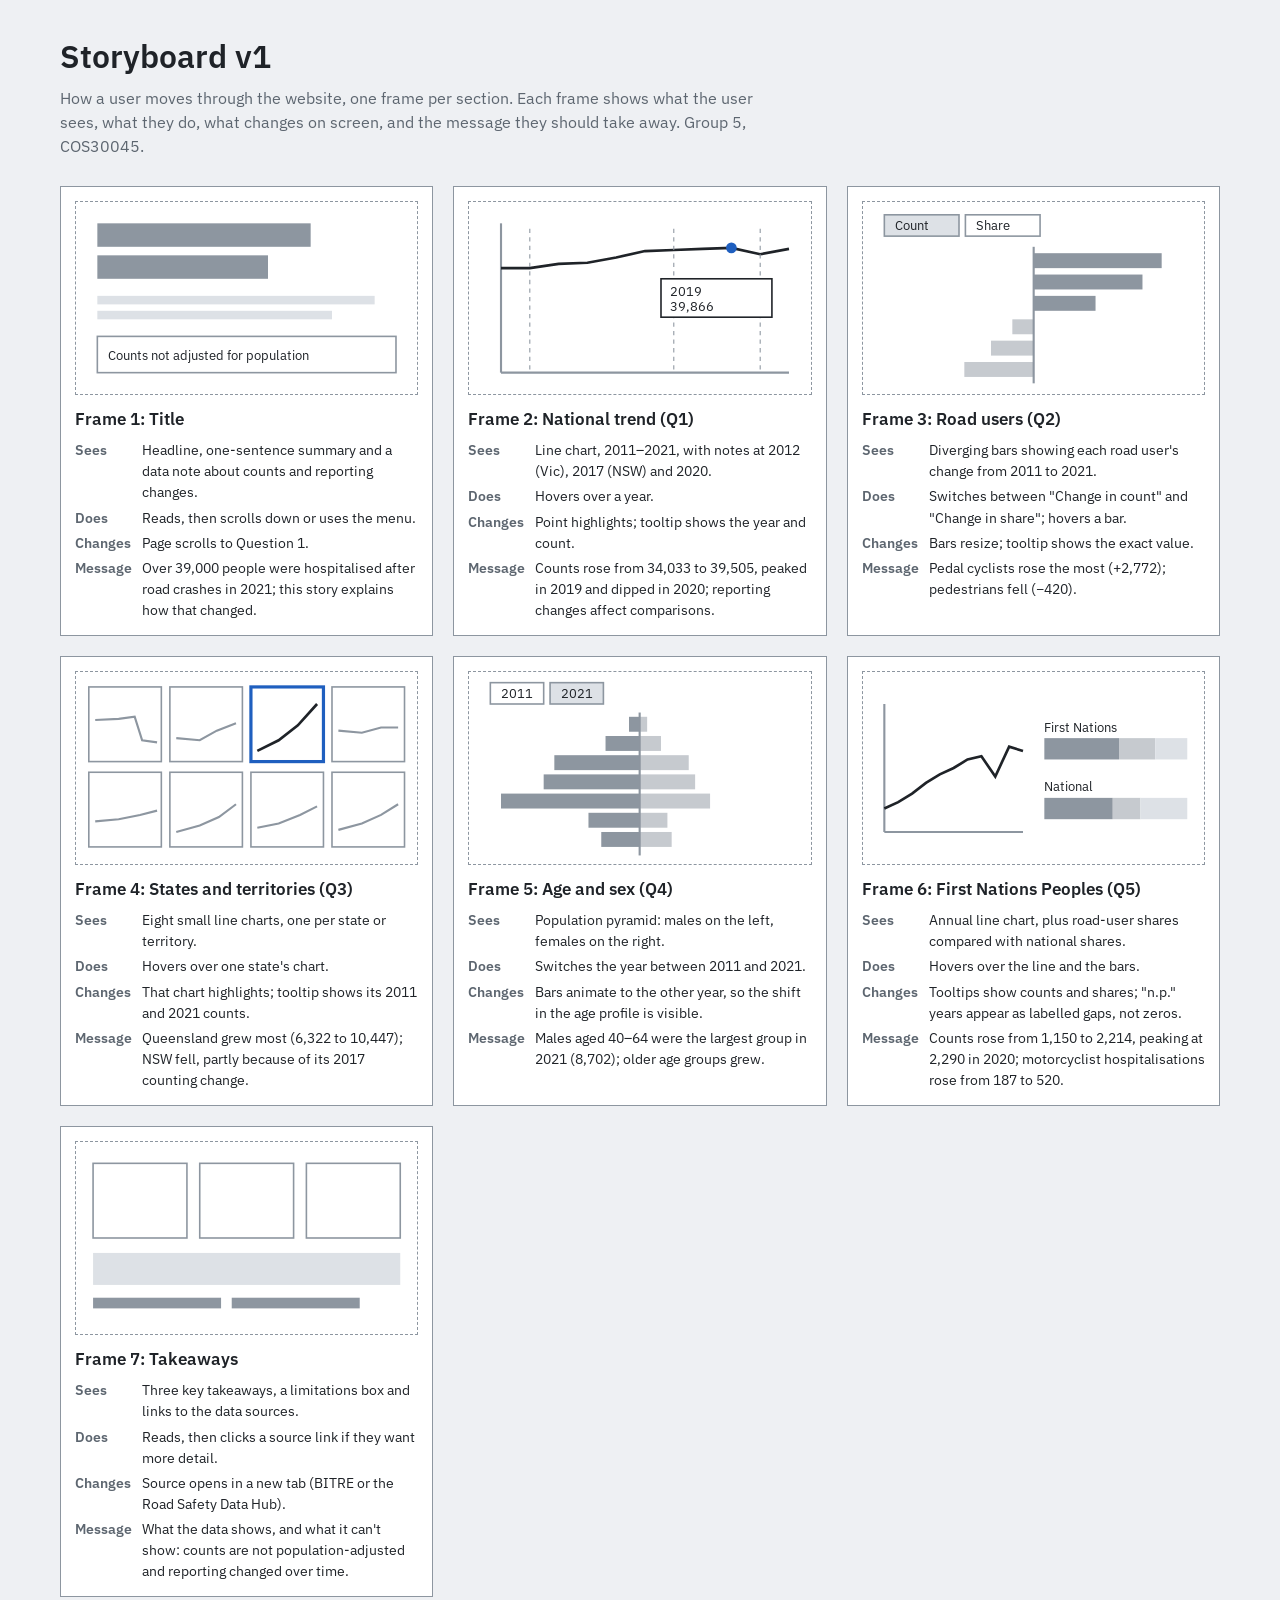
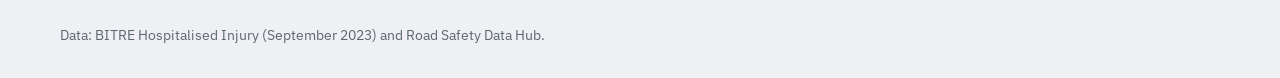
<file: design/storyboard/index.html>
<!DOCTYPE html>
<html lang="en">
<head>
<meta charset="UTF-8">
<meta name="viewport" content="width=device-width, initial-scale=1">
<title>Storyboard – Hospitalised Road Traffic Injuries in Australia (Group 5)</title>
<link rel="preconnect" href="https://fonts.googleapis.com">
<link href="https://fonts.googleapis.com/css2?family=IBM+Plex+Sans:wght@400;500;600&display=swap" rel="stylesheet">
<link rel="stylesheet" href="css/style.css">
</head>
<body>

<header class="intro">
  <h1>Storyboard v1</h1>
  <p>How a user moves through the website, one frame per section. Each frame shows what the user sees, what they do, what changes on screen, and the message they should take away. Group 5, COS30045.</p>
</header>

<main>
  <ol class="board">

    <!-- Frame 1 -->
    <li class="frame">
      <div class="sketch">
        <svg viewBox="0 0 320 180" role="img" aria-label="Sketch of a title screen with a headline and a data note">
          <rect x="20" y="20" width="200" height="22" class="fill"/>
          <rect x="20" y="50" width="160" height="22" class="fill"/>
          <rect x="20" y="88" width="260" height="8" class="soft"/>
          <rect x="20" y="102" width="220" height="8" class="soft"/>
          <rect x="20" y="126" width="280" height="34" class="box"/>
          <text x="30" y="148" class="small">Counts not adjusted for population</text>
        </svg>
      </div>
      <h2>Frame 1: Title</h2>
      <dl>
        <dt>Sees</dt><dd>Headline, one-sentence summary and a data note about counts and reporting changes.</dd>
        <dt>Does</dt><dd>Reads, then scrolls down or uses the menu.</dd>
        <dt>Changes</dt><dd>Page scrolls to Question 1.</dd>
        <dt>Message</dt><dd>Over 39,000 people were hospitalised after road crashes in 2021; this story explains how that changed.</dd>
      </dl>
    </li>

    <!-- Frame 2 -->
    <li class="frame">
      <div class="sketch">
        <svg viewBox="0 0 320 180" role="img" aria-label="Sketch of a line chart with annotations and a tooltip">
          <line x1="30" y1="160" x2="300" y2="160" class="axis"/>
          <line x1="30" y1="20" x2="30" y2="160" class="axis"/>
          <polyline points="30,62 57,62 84,58 111,57 138,52 165,46 192,45 219,44 246,43 273,49 300,44" class="line"/>
          <line x1="57" y1="25" x2="57" y2="160" class="dash"/>
          <line x1="192" y1="25" x2="192" y2="160" class="dash"/>
          <line x1="273" y1="25" x2="273" y2="160" class="dash"/>
          <circle cx="246" cy="43" r="5" class="point"/>
          <rect x="180" y="72" width="104" height="36" class="tip"/>
          <text x="188" y="88" class="small">2019</text>
          <text x="188" y="102" class="small">39,866</text>
        </svg>
      </div>
      <h2>Frame 2: National trend (Q1)</h2>
      <dl>
        <dt>Sees</dt><dd>Line chart, 2011–2021, with notes at 2012 (Vic), 2017 (NSW) and 2020.</dd>
        <dt>Does</dt><dd>Hovers over a year.</dd>
        <dt>Changes</dt><dd>Point highlights; tooltip shows the year and count.</dd>
        <dt>Message</dt><dd>Counts rose from 34,033 to 39,505, peaked in 2019 and dipped in 2020; reporting changes affect comparisons.</dd>
      </dl>
    </li>

    <!-- Frame 3 -->
    <li class="frame">
      <div class="sketch">
        <svg viewBox="0 0 320 180" role="img" aria-label="Sketch of a diverging bar chart with a count or share toggle">
          <rect x="20" y="12" width="70" height="20" class="btn-on"/>
          <rect x="96" y="12" width="70" height="20" class="box"/>
          <text x="30" y="26" class="small">Count</text>
          <text x="106" y="26" class="small">Share</text>
          <line x1="160" y1="42" x2="160" y2="170" class="axis"/>
          <rect x="160" y="48" width="120" height="14" class="fill"/>
          <rect x="160" y="68" width="102" height="14" class="fill"/>
          <rect x="160" y="88" width="58" height="14" class="fill"/>
          <rect x="140" y="110" width="20" height="14" class="soft-dark"/>
          <rect x="120" y="130" width="40" height="14" class="soft-dark"/>
          <rect x="95" y="150" width="65" height="14" class="soft-dark"/>
        </svg>
      </div>
      <h2>Frame 3: Road users (Q2)</h2>
      <dl>
        <dt>Sees</dt><dd>Diverging bars showing each road user's change from 2011 to 2021.</dd>
        <dt>Does</dt><dd>Switches between "Change in count" and "Change in share"; hovers a bar.</dd>
        <dt>Changes</dt><dd>Bars resize; tooltip shows the exact value.</dd>
        <dt>Message</dt><dd>Pedal cyclists rose the most (+2,772); pedestrians fell (−420).</dd>
      </dl>
    </li>

    <!-- Frame 4 -->
    <li class="frame">
      <div class="sketch">
        <svg viewBox="0 0 320 180" role="img" aria-label="Sketch of eight small line charts with one highlighted">
          <g class="mini">
            <rect x="12" y="14" width="68" height="70"/><rect x="88" y="14" width="68" height="70"/>
            <rect x="164" y="14" width="68" height="70" class="hl"/><rect x="240" y="14" width="68" height="70"/>
            <rect x="12" y="94" width="68" height="70"/><rect x="88" y="94" width="68" height="70"/>
            <rect x="164" y="94" width="68" height="70"/><rect x="240" y="94" width="68" height="70"/>
          </g>
          <polyline points="18,45 40,44 55,42 62,64 76,66" class="line-thin"/>
          <polyline points="94,62 116,64 132,55 150,48" class="line-thin"/>
          <polyline points="170,74 190,64 208,50 226,30" class="line"/>
          <polyline points="246,55 268,57 286,52 302,52" class="line-thin"/>
          <polyline points="18,140 40,138 60,134 76,130" class="line-thin"/>
          <polyline points="94,150 116,144 134,136 150,124" class="line-thin"/>
          <polyline points="170,146 190,142 210,134 226,126" class="line-thin"/>
          <polyline points="246,148 268,142 286,134 302,124" class="line-thin"/>
        </svg>
      </div>
      <h2>Frame 4: States and territories (Q3)</h2>
      <dl>
        <dt>Sees</dt><dd>Eight small line charts, one per state or territory.</dd>
        <dt>Does</dt><dd>Hovers over one state's chart.</dd>
        <dt>Changes</dt><dd>That chart highlights; tooltip shows its 2011 and 2021 counts.</dd>
        <dt>Message</dt><dd>Queensland grew most (6,322 to 10,447); NSW fell, partly because of its 2017 counting change.</dd>
      </dl>
    </li>

    <!-- Frame 5 -->
    <li class="frame">
      <div class="sketch">
        <svg viewBox="0 0 320 180" role="img" aria-label="Sketch of a population pyramid with a year switch">
          <rect x="20" y="10" width="50" height="20" class="box"/>
          <rect x="76" y="10" width="50" height="20" class="btn-on"/>
          <text x="30" y="24" class="small">2011</text>
          <text x="86" y="24" class="small">2021</text>
          <line x1="160" y1="38" x2="160" y2="172" class="axis"/>
          <rect x="150" y="42" width="10" height="14" class="fill"/><rect x="160" y="42" width="7" height="14" class="soft-dark"/>
          <rect x="128" y="60" width="32" height="14" class="fill"/><rect x="160" y="60" width="20" height="14" class="soft-dark"/>
          <rect x="80" y="78" width="80" height="14" class="fill"/><rect x="160" y="78" width="46" height="14" class="soft-dark"/>
          <rect x="70" y="96" width="90" height="14" class="fill"/><rect x="160" y="96" width="52" height="14" class="soft-dark"/>
          <rect x="30" y="114" width="130" height="14" class="fill"/><rect x="160" y="114" width="66" height="14" class="soft-dark"/>
          <rect x="112" y="132" width="48" height="14" class="fill"/><rect x="160" y="132" width="26" height="14" class="soft-dark"/>
          <rect x="124" y="150" width="36" height="14" class="fill"/><rect x="160" y="150" width="30" height="14" class="soft-dark"/>
        </svg>
      </div>
      <h2>Frame 5: Age and sex (Q4)</h2>
      <dl>
        <dt>Sees</dt><dd>Population pyramid: males on the left, females on the right.</dd>
        <dt>Does</dt><dd>Switches the year between 2011 and 2021.</dd>
        <dt>Changes</dt><dd>Bars animate to the other year, so the shift in the age profile is visible.</dd>
        <dt>Message</dt><dd>Males aged 40–64 were the largest group in 2021 (8,702); older age groups grew.</dd>
      </dl>
    </li>

    <!-- Frame 6 -->
    <li class="frame">
      <div class="sketch">
        <svg viewBox="0 0 320 180" role="img" aria-label="Sketch of a line chart beside two stacked bars">
          <line x1="20" y1="150" x2="150" y2="150" class="axis"/>
          <line x1="20" y1="30" x2="20" y2="150" class="axis"/>
          <polyline points="20,128 33,122 46,114 59,104 72,96 85,90 98,82 111,79 124,98 137,70 150,74" class="line"/>
          <text x="170" y="56" class="small">First Nations</text>
          <rect x="170" y="62" width="70" height="20" class="fill"/><rect x="240" y="62" width="34" height="20" class="soft-dark"/><rect x="274" y="62" width="30" height="20" class="soft"/>
          <text x="170" y="112" class="small">National</text>
          <rect x="170" y="118" width="64" height="20" class="fill"/><rect x="234" y="118" width="26" height="20" class="soft-dark"/><rect x="260" y="118" width="44" height="20" class="soft"/>
        </svg>
      </div>
      <h2>Frame 6: First Nations Peoples (Q5)</h2>
      <dl>
        <dt>Sees</dt><dd>Annual line chart, plus road-user shares compared with national shares.</dd>
        <dt>Does</dt><dd>Hovers over the line and the bars.</dd>
        <dt>Changes</dt><dd>Tooltips show counts and shares; "n.p." years appear as labelled gaps, not zeros.</dd>
        <dt>Message</dt><dd>Counts rose from 1,150 to 2,214, peaking at 2,290 in 2020; motorcyclist hospitalisations rose from 187 to 520.</dd>
      </dl>
    </li>

    <!-- Frame 7 -->
    <li class="frame">
      <div class="sketch">
        <svg viewBox="0 0 320 180" role="img" aria-label="Sketch of three takeaway boxes and a limitations note">
          <rect x="16" y="20" width="88" height="70" class="box"/>
          <rect x="116" y="20" width="88" height="70" class="box"/>
          <rect x="216" y="20" width="88" height="70" class="box"/>
          <rect x="16" y="104" width="288" height="30" class="soft"/>
          <rect x="16" y="146" width="120" height="10" class="fill"/>
          <rect x="146" y="146" width="120" height="10" class="fill"/>
        </svg>
      </div>
      <h2>Frame 7: Takeaways</h2>
      <dl>
        <dt>Sees</dt><dd>Three key takeaways, a limitations box and links to the data sources.</dd>
        <dt>Does</dt><dd>Reads, then clicks a source link if they want more detail.</dd>
        <dt>Changes</dt><dd>Source opens in a new tab (BITRE or the Road Safety Data Hub).</dd>
        <dt>Message</dt><dd>What the data shows, and what it can't show: counts are not population-adjusted and reporting changed over time.</dd>
      </dl>
    </li>

  </ol>
</main>

<footer>Data: BITRE Hospitalised Injury (September 2023) and Road Safety Data Hub.</footer>
</body>
</html>
</file>
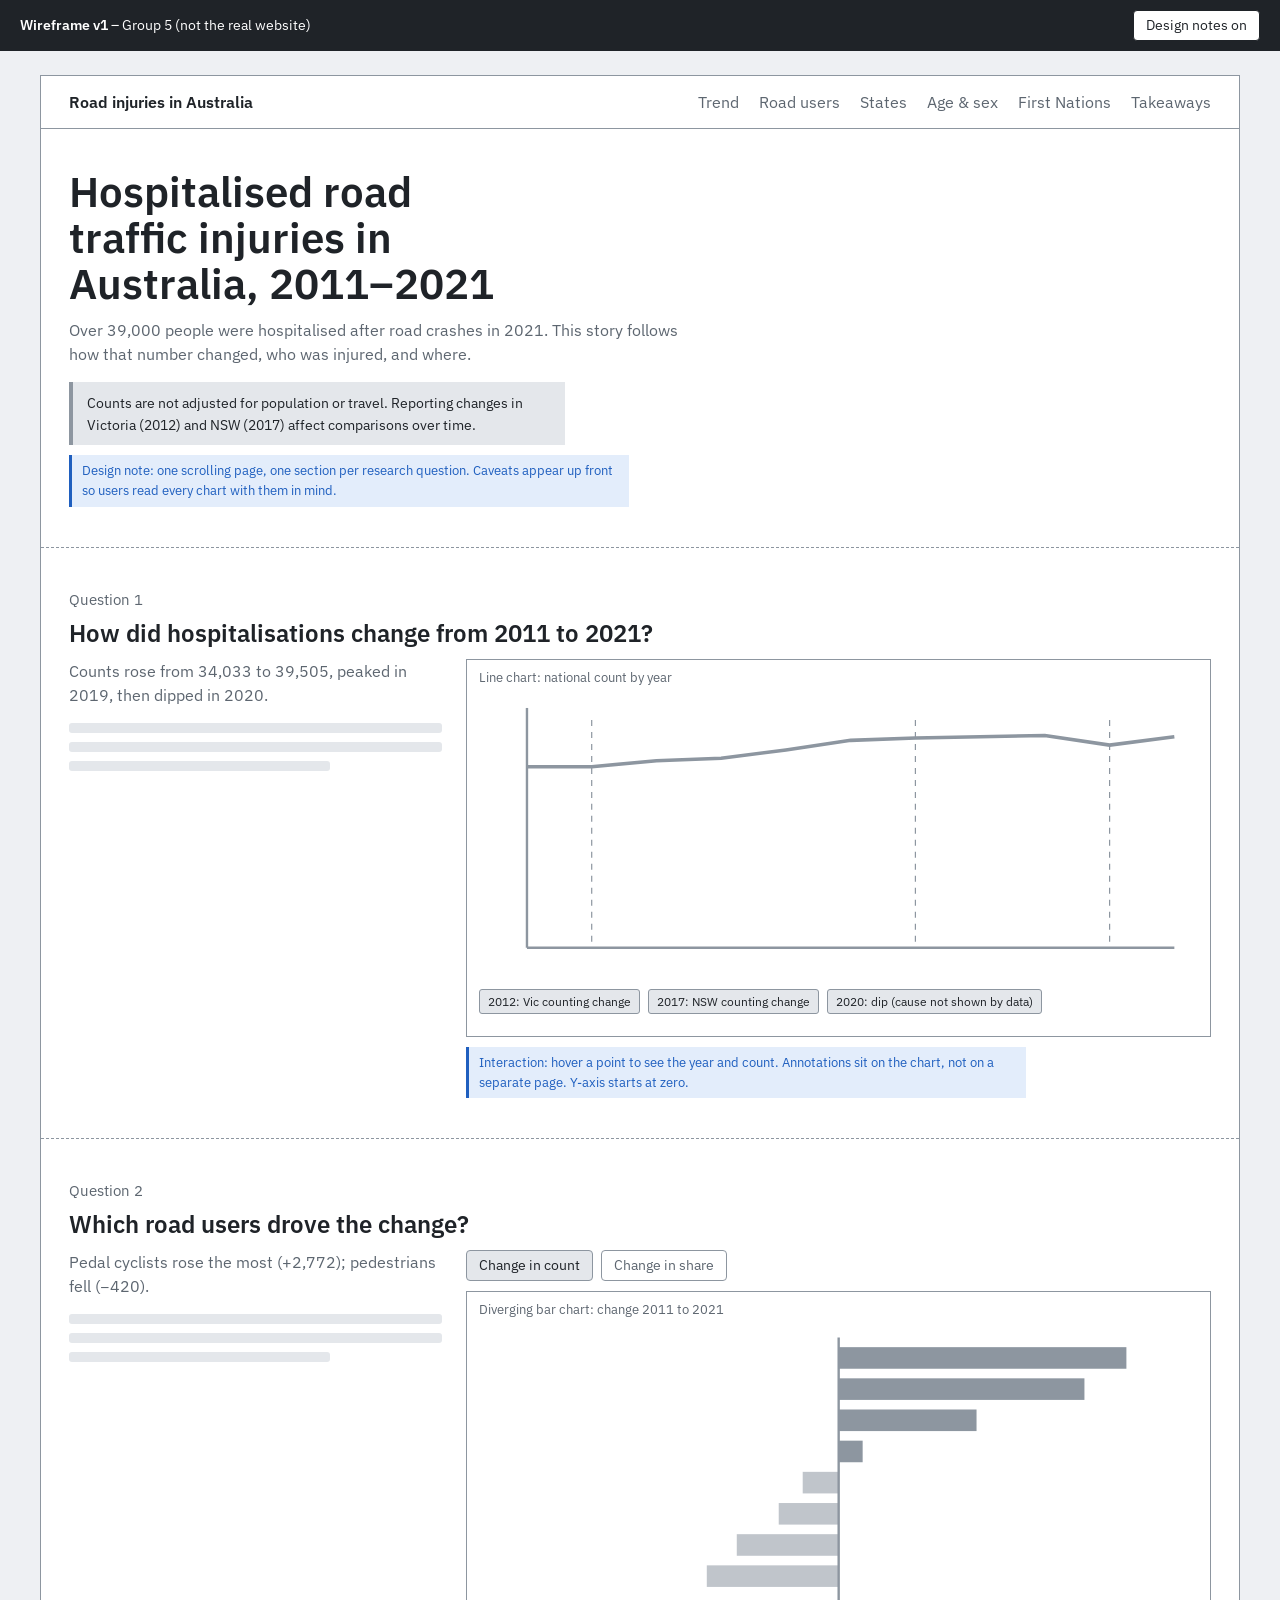
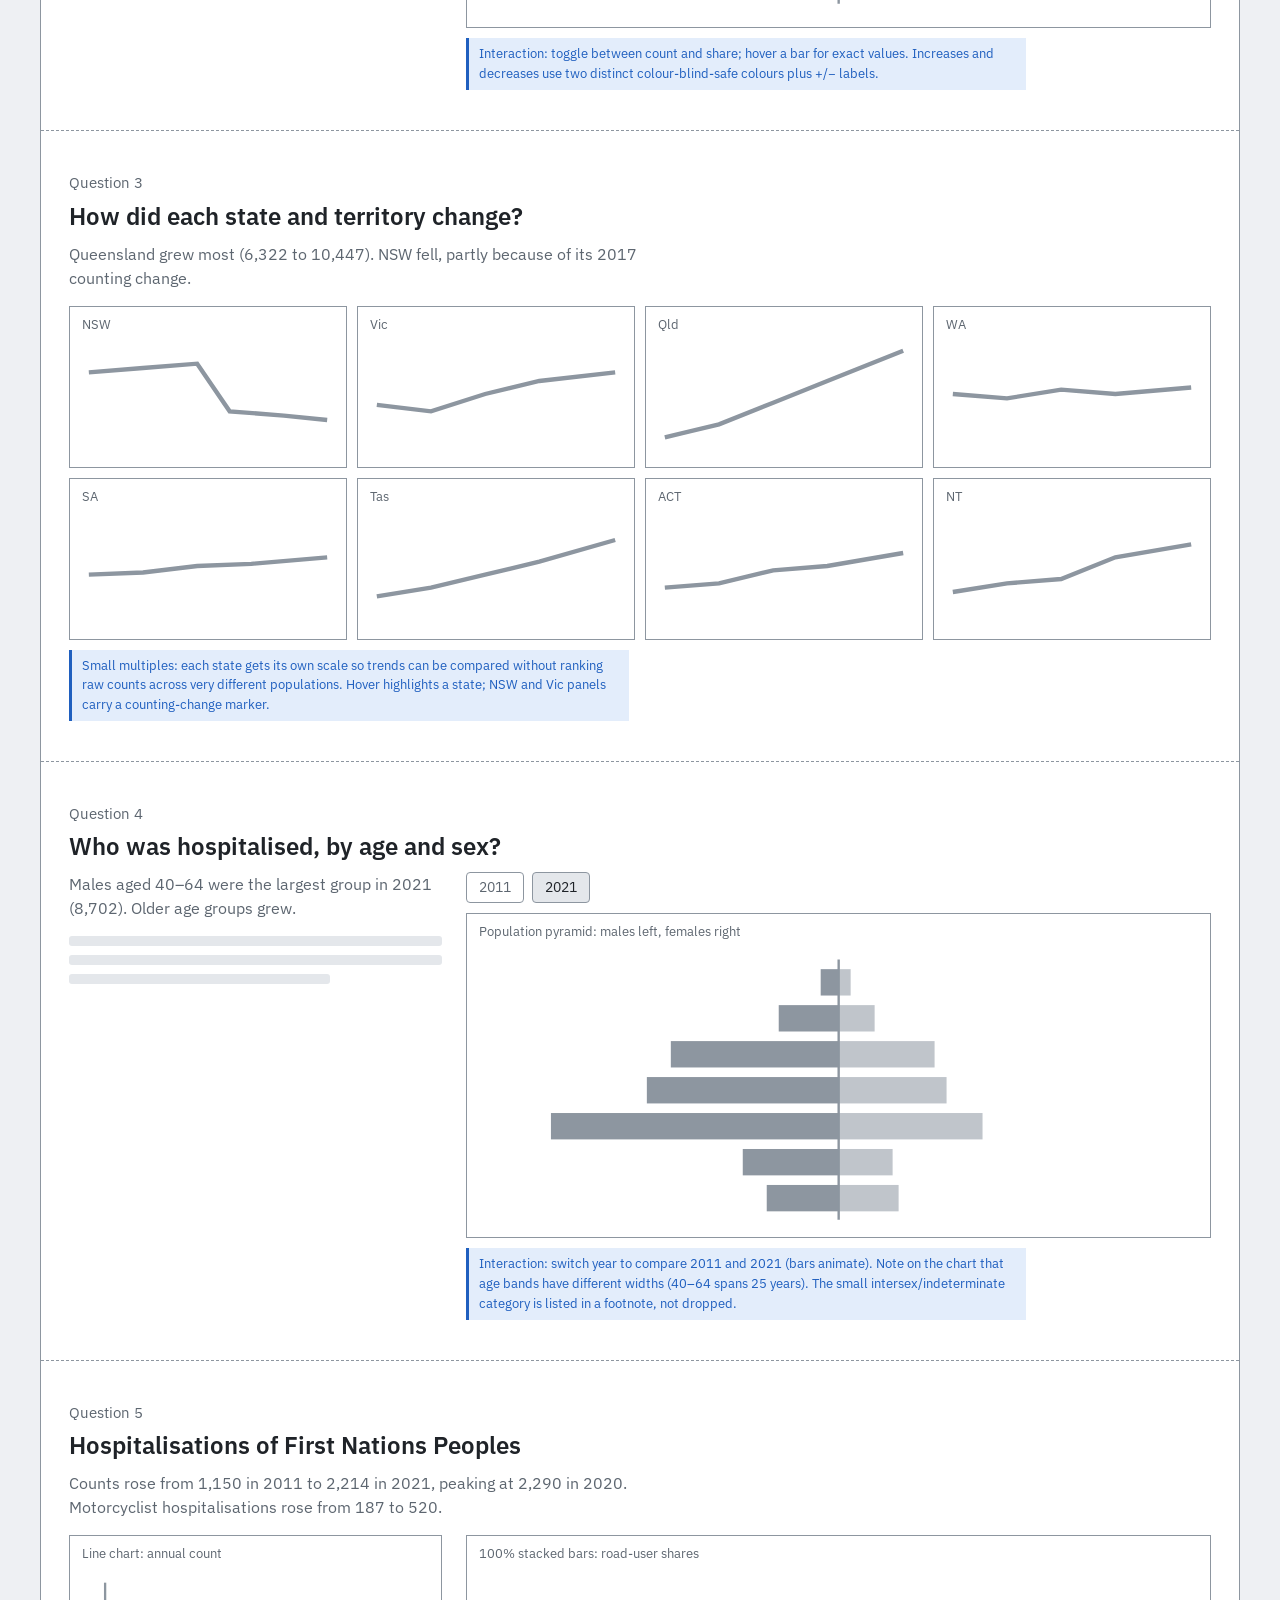
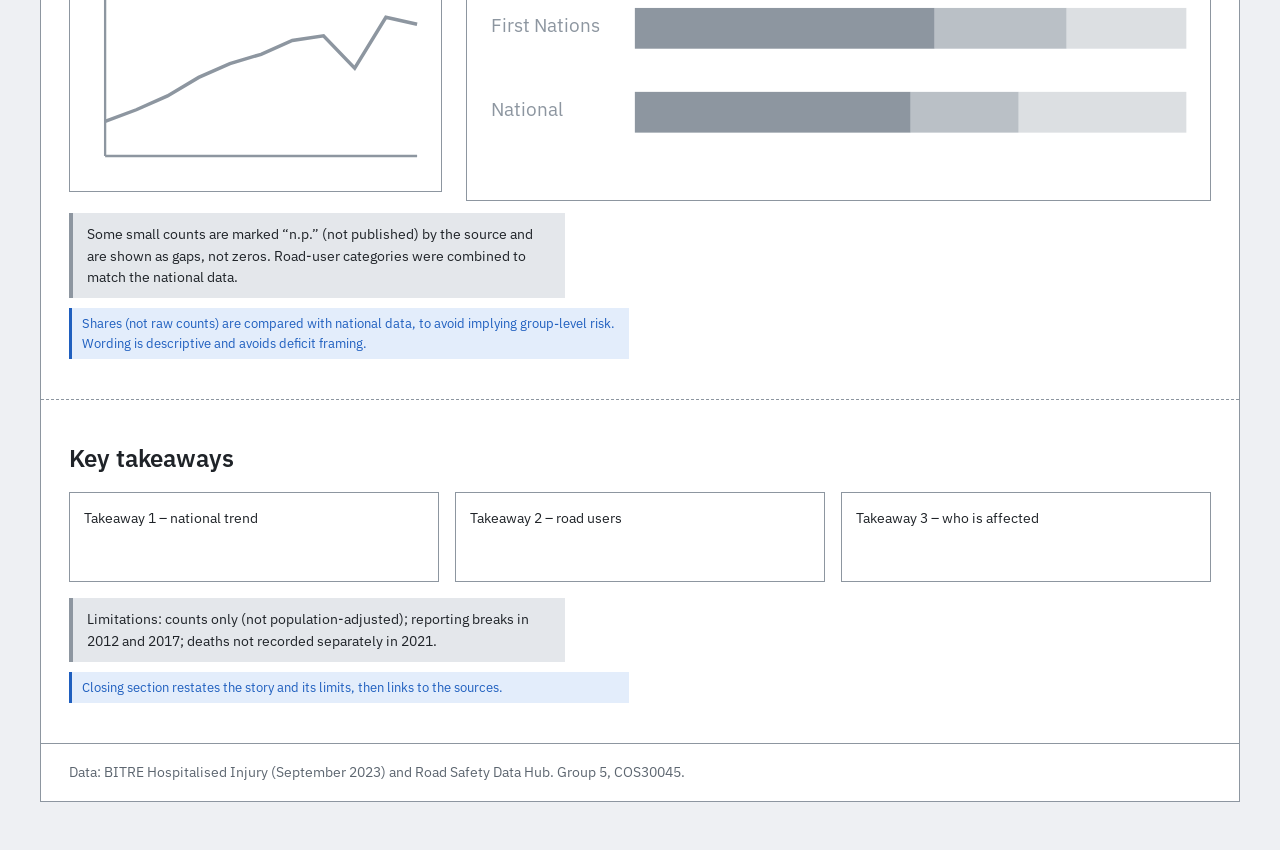
<file: design/wireframe/index.html>
<!DOCTYPE html>
<html lang="en">
<head>
<meta charset="UTF-8">
<meta name="viewport" content="width=device-width, initial-scale=1">
<title>Wireframe – Hospitalised Road Traffic Injuries in Australia (Group 5)</title>
<link rel="preconnect" href="https://fonts.googleapis.com">
<link href="https://fonts.googleapis.com/css2?family=IBM+Plex+Sans:wght@400;500;600&display=swap" rel="stylesheet">
<link rel="stylesheet" href="css/style.css">
</head>
<body>

<div class="toolbar" role="region" aria-label="Wireframe controls">
  <span><strong>Wireframe v1</strong> – Group 5 (not the real website)</span>
  <div class="group">
    <button type="button" id="btn-notes" aria-pressed="true">Design notes on</button>
  </div>
</div>

<div class="frame">

  <!-- Navigation -->
  <nav class="navbar" aria-label="Site sections">
    <span class="site">Road injuries in Australia</span>
    <ul>
      <li>Trend</li><li>Road users</li><li>States</li><li>Age &amp; sex</li><li>First Nations</li><li>Takeaways</li>
    </ul>
  </nav>

  <!-- Title -->
  <section>
    <h1>Hospitalised road traffic injuries in Australia, 2011–2021</h1>
    <p class="lede">Over 39,000 people were hospitalised after road crashes in 2021. This story follows how that number changed, who was injured, and where.</p>
    <div class="datanote">Counts are not adjusted for population or travel. Reporting changes in Victoria (2012) and NSW (2017) affect comparisons over time.</div>
    <span class="note">Design note: one scrolling page, one section per research question. Caveats appear up front so users read every chart with them in mind.</span>
  </section>

  <!-- Q1 -->
  <section>
    <p class="q">Question 1</p>
    <h2>How did hospitalisations change from 2011 to 2021?</h2>
    <div class="layout">
      <div class="text-col">
        <p class="lede">Counts rose from 34,033 to 39,505, peaked in 2019, then dipped in 2020.</p>
        <div class="lines"><span></span><span></span><span></span></div>
      </div>
      <div>
        <div class="chart">
          <span class="chart-label">Line chart: national count by year</span>
          <svg viewBox="0 0 600 260" role="img" aria-label="Sketch of a rising line chart with three annotated years">
            <line x1="40" y1="230" x2="580" y2="230" stroke="currentColor" stroke-width="2"/>
            <line x1="40" y1="30" x2="40" y2="230" stroke="currentColor" stroke-width="2"/>
            <polyline fill="none" stroke="currentColor" stroke-width="3"
              points="40,79 94,79 148,74 202,72 256,65 310,57 364,55 418,54 472,53 526,61 580,54"/>
            <line x1="94" y1="40" x2="94" y2="230" stroke="currentColor" stroke-dasharray="5 5"/>
            <line x1="364" y1="40" x2="364" y2="230" stroke="currentColor" stroke-dasharray="5 5"/>
            <line x1="526" y1="40" x2="526" y2="230" stroke="currentColor" stroke-dasharray="5 5"/>
          </svg>
          <div class="controls" style="margin-top:6px">
            <span class="callout">2012: Vic counting change</span>
            <span class="callout">2017: NSW counting change</span>
            <span class="callout">2020: dip (cause not shown by data)</span>
          </div>
        </div>
        <span class="note">Interaction: hover a point to see the year and count. Annotations sit on the chart, not on a separate page. Y-axis starts at zero.</span>
      </div>
    </div>
  </section>

  <!-- Q2 -->
  <section>
    <p class="q">Question 2</p>
    <h2>Which road users drove the change?</h2>
    <div class="layout">
      <div class="text-col">
        <p class="lede">Pedal cyclists rose the most (+2,772); pedestrians fell (−420).</p>
        <div class="lines"><span></span><span></span><span></span></div>
      </div>
      <div>
        <div class="controls" role="group" aria-label="Measure">
          <span class="ctl on">Change in count</span><span class="ctl">Change in share</span>
        </div>
        <div class="chart">
          <span class="chart-label">Diverging bar chart: change 2011 to 2021</span>
          <svg viewBox="0 0 600 260" role="img" aria-label="Sketch of a diverging bar chart">
            <line x1="300" y1="28" x2="300" y2="250" stroke="currentColor" stroke-width="2"/>
            <rect x="300" y="36" width="240" height="18" fill="currentColor"/>
            <rect x="300" y="62" width="205" height="18" fill="currentColor"/>
            <rect x="300" y="88" width="115" height="18" fill="currentColor"/>
            <rect x="300" y="114" width="20" height="18" fill="currentColor"/>
            <rect x="270" y="140" width="30" height="18" fill="currentColor" opacity=".55"/>
            <rect x="250" y="166" width="50" height="18" fill="currentColor" opacity=".55"/>
            <rect x="215" y="192" width="85" height="18" fill="currentColor" opacity=".55"/>
            <rect x="190" y="218" width="110" height="18" fill="currentColor" opacity=".55"/>
          </svg>
        </div>
        <span class="note">Interaction: toggle between count and share; hover a bar for exact values. Increases and decreases use two distinct colour-blind-safe colours plus +/− labels.</span>
      </div>
    </div>
  </section>

  <!-- Q3 -->
  <section>
    <p class="q">Question 3</p>
    <h2>How did each state and territory change?</h2>
    <p class="lede">Queensland grew most (6,322 to 10,447). NSW fell, partly because of its 2017 counting change.</p>
    <div class="small-multiples">
      <div class="chart"><span class="chart-label">NSW</span><svg viewBox="0 0 120 60" aria-hidden="true"><polyline fill="none" stroke="currentColor" stroke-width="2" points="5,20 30,18 55,16 70,38 95,40 115,42"/></svg></div>
      <div class="chart"><span class="chart-label">Vic</span><svg viewBox="0 0 120 60" aria-hidden="true"><polyline fill="none" stroke="currentColor" stroke-width="2" points="5,35 30,38 55,30 80,24 115,20"/></svg></div>
      <div class="chart"><span class="chart-label">Qld</span><svg viewBox="0 0 120 60" aria-hidden="true"><polyline fill="none" stroke="currentColor" stroke-width="2" points="5,50 30,44 55,34 80,24 115,10"/></svg></div>
      <div class="chart"><span class="chart-label">WA</span><svg viewBox="0 0 120 60" aria-hidden="true"><polyline fill="none" stroke="currentColor" stroke-width="2" points="5,30 30,32 55,28 80,30 115,27"/></svg></div>
      <div class="chart"><span class="chart-label">SA</span><svg viewBox="0 0 120 60" aria-hidden="true"><polyline fill="none" stroke="currentColor" stroke-width="2" points="5,34 30,33 55,30 80,29 115,26"/></svg></div>
      <div class="chart"><span class="chart-label">Tas</span><svg viewBox="0 0 120 60" aria-hidden="true"><polyline fill="none" stroke="currentColor" stroke-width="2" points="5,44 30,40 55,34 80,28 115,18"/></svg></div>
      <div class="chart"><span class="chart-label">ACT</span><svg viewBox="0 0 120 60" aria-hidden="true"><polyline fill="none" stroke="currentColor" stroke-width="2" points="5,40 30,38 55,32 80,30 115,24"/></svg></div>
      <div class="chart"><span class="chart-label">NT</span><svg viewBox="0 0 120 60" aria-hidden="true"><polyline fill="none" stroke="currentColor" stroke-width="2" points="5,42 30,38 55,36 80,26 115,20"/></svg></div>
    </div>
    <span class="note">Small multiples: each state gets its own scale so trends can be compared without ranking raw counts across very different populations. Hover highlights a state; NSW and Vic panels carry a counting-change marker.</span>
  </section>

  <!-- Q4 -->
  <section>
    <p class="q">Question 4</p>
    <h2>Who was hospitalised, by age and sex?</h2>
    <div class="layout">
      <div class="text-col">
        <p class="lede">Males aged 40–64 were the largest group in 2021 (8,702). Older age groups grew.</p>
        <div class="lines"><span></span><span></span><span></span></div>
      </div>
      <div>
        <div class="controls" role="group" aria-label="Year">
          <span class="ctl">2011</span><span class="ctl on">2021</span>
        </div>
        <div class="chart">
          <span class="chart-label">Population pyramid: males left, females right</span>
          <svg viewBox="0 0 600 250" role="img" aria-label="Sketch of a population pyramid">
            <line x1="300" y1="28" x2="300" y2="245" stroke="currentColor" stroke-width="2"/>
            <rect x="285" y="36" width="15" height="22" fill="currentColor"/><rect x="300" y="36" width="10" height="22" fill="currentColor" opacity=".55"/>
            <rect x="250" y="66" width="50" height="22" fill="currentColor"/><rect x="300" y="66" width="30" height="22" fill="currentColor" opacity=".55"/>
            <rect x="160" y="96" width="140" height="22" fill="currentColor"/><rect x="300" y="96" width="80" height="22" fill="currentColor" opacity=".55"/>
            <rect x="140" y="126" width="160" height="22" fill="currentColor"/><rect x="300" y="126" width="90" height="22" fill="currentColor" opacity=".55"/>
            <rect x="60" y="156" width="240" height="22" fill="currentColor"/><rect x="300" y="156" width="120" height="22" fill="currentColor" opacity=".55"/>
            <rect x="220" y="186" width="80" height="22" fill="currentColor"/><rect x="300" y="186" width="45" height="22" fill="currentColor" opacity=".55"/>
            <rect x="240" y="216" width="60" height="22" fill="currentColor"/><rect x="300" y="216" width="50" height="22" fill="currentColor" opacity=".55"/>
          </svg>
        </div>
        <span class="note">Interaction: switch year to compare 2011 and 2021 (bars animate). Note on the chart that age bands have different widths (40–64 spans 25 years). The small intersex/indeterminate category is listed in a footnote, not dropped.</span>
      </div>
    </div>
  </section>

  <!-- Q5 -->
  <section>
    <p class="q">Question 5</p>
    <h2>Hospitalisations of First Nations Peoples</h2>
    <p class="lede">Counts rose from 1,150 in 2011 to 2,214 in 2021, peaking at 2,290 in 2020. Motorcyclist hospitalisations rose from 187 to 520.</p>
    <div class="layout">
      <div class="chart">
        <span class="chart-label">Line chart: annual count</span>
        <svg viewBox="0 0 300 200" role="img" aria-label="Sketch of a line chart">
          <line x1="20" y1="180" x2="290" y2="180" stroke="currentColor" stroke-width="2"/>
          <line x1="20" y1="30" x2="20" y2="180" stroke="currentColor" stroke-width="2"/>
          <polyline fill="none" stroke="currentColor" stroke-width="3" points="20,150 47,140 74,128 101,112 128,100 155,92 182,80 209,76 236,104 263,60 290,66"/>
        </svg>
      </div>
      <div class="chart">
        <span class="chart-label">100% stacked bars: road-user shares</span>
        <svg viewBox="0 0 600 200" role="img" aria-label="Sketch of two stacked bars">
          <text x="10" y="70" fill="currentColor" font-size="16">First Nations</text>
          <rect x="130" y="50" width="250" height="34" fill="currentColor"/><rect x="380" y="50" width="110" height="34" fill="currentColor" opacity=".6"/><rect x="490" y="50" width="100" height="34" fill="currentColor" opacity=".3"/>
          <text x="10" y="140" fill="currentColor" font-size="16">National</text>
          <rect x="130" y="120" width="230" height="34" fill="currentColor"/><rect x="360" y="120" width="90" height="34" fill="currentColor" opacity=".6"/><rect x="450" y="120" width="140" height="34" fill="currentColor" opacity=".3"/>
        </svg>
      </div>
    </div>
    <div class="datanote">Some small counts are marked “n.p.” (not published) by the source and are shown as gaps, not zeros. Road-user categories were combined to match the national data.</div>
    <span class="note">Shares (not raw counts) are compared with national data, to avoid implying group-level risk. Wording is descriptive and avoids deficit framing.</span>
  </section>

  <!-- Takeaways -->
  <section>
    <h2>Key takeaways</h2>
    <div class="takeaways">
      <div>Takeaway 1 – national trend</div>
      <div>Takeaway 2 – road users</div>
      <div>Takeaway 3 – who is affected</div>
    </div>
    <div class="datanote">Limitations: counts only (not population-adjusted); reporting breaks in 2012 and 2017; deaths not recorded separately in 2021.</div>
    <span class="note">Closing section restates the story and its limits, then links to the sources.</span>
  </section>

  <footer>Data: BITRE Hospitalised Injury (September 2023) and Road Safety Data Hub. Group 5, COS30045.</footer>
</div>

<script src="js/main.js"></script>
</body>
</html>
</file>
<file: design/storyboard/css/style.css>
/* Storyboard styles – Group 5, COS30045 */
:root {
  --bg: #eef0f3;
  --card: #ffffff;
  --ink: #1f2328;
  --muted: #5d6670;
  --line: #8d96a0;
  --fill: #8d96a0;
  --soft: #dde1e6;
  --highlight: #1f5fbf;
  color-scheme: light only;
}
* { box-sizing: border-box; }
body {
  margin: 0; background: var(--bg); color: var(--ink);
  font-family: "IBM Plex Sans", "Segoe UI", Roboto, Helvetica, Arial, sans-serif;
  line-height: 1.5;
}

.intro { max-width: 1200px; margin: 0 auto; padding: 32px 20px 8px; }
.intro h1 { margin: 0 0 6px; font-size: 2rem; font-weight: 600; }
.intro p { margin: 0; max-width: 70ch; color: var(--muted); }

main { max-width: 1200px; margin: 0 auto; padding: 20px; }

/* Frames run in story order, three per row on desktop */
.board {
  list-style: none; margin: 0; padding: 0;
  display: grid; grid-template-columns: repeat(3, 1fr); gap: 20px;
}
.frame {
  background: var(--card); border: 1.5px solid var(--line); padding: 14px;
  display: flex; flex-direction: column;
}
.sketch { border: 1.5px dashed var(--line); margin-bottom: 12px; }
.sketch svg { display: block; width: 100%; height: auto; }
.frame h2 { margin: 0 0 8px; font-size: 1.05rem; font-weight: 600; }

dl { margin: 0; display: grid; grid-template-columns: auto 1fr; gap: 4px 10px; font-size: 0.88rem; }
dt { font-weight: 600; color: var(--muted); }
dd { margin: 0; }

footer { max-width: 1200px; margin: 0 auto; padding: 8px 20px 32px; font-size: 0.85rem; color: var(--muted); }

/* SVG sketch parts */
.axis { stroke: var(--line); stroke-width: 2; }
.dash { stroke: var(--line); stroke-dasharray: 4 4; }
.line { fill: none; stroke: var(--ink); stroke-width: 2.5; }
.line-thin { fill: none; stroke: var(--line); stroke-width: 2; }
.fill { fill: var(--fill); }
.soft { fill: var(--soft); }
.soft-dark { fill: var(--line); opacity: .5; }
.box { fill: none; stroke: var(--line); stroke-width: 1.5; }
.btn-on { fill: var(--soft); stroke: var(--line); stroke-width: 1.5; }
.tip { fill: var(--card); stroke: var(--ink); stroke-width: 1.5; }
.point { fill: var(--highlight); }
.small { font-size: 12px; fill: var(--ink); font-family: inherit; }
.mini rect { fill: none; stroke: var(--line); stroke-width: 1.5; }
.mini rect.hl { stroke: var(--highlight); stroke-width: 3; }

/* Narrower browser windows */
@media (max-width: 960px) { .board { grid-template-columns: repeat(2, 1fr); } }
@media (max-width: 600px) {
  .board { grid-template-columns: 1fr; }
  .intro h1 { font-size: 1.6rem; }
}
</file>
<file: design/wireframe/css/style.css>
/* Wireframe styles – Group 5, COS30045 */
/* ---------- Colour tokens (light + dark) ---------- */
:root {
  --bg: #eef0f3;          /* desk behind the page */
  --page: #ffffff;        /* the website page */
  --ink: #1f2328;         /* main text */
  --muted: #5d6670;       /* secondary text */
  --box: #e4e7eb;         /* placeholder fill */
  --line: #8d96a0;        /* sketch lines */
  --note: #1f5fbf;        /* design-note colour */
  --note-bg: #e3edfb;
  --focus: #1f5fbf;
  color-scheme: light only;
}
* { box-sizing: border-box; }
body {
  margin: 0; background: var(--bg); color: var(--ink);
  font-family: "IBM Plex Sans", "Segoe UI", Roboto, Helvetica, Arial, sans-serif;
  font-size: 16px; line-height: 1.5;
}
button { font: inherit; }
:focus-visible { outline: 3px solid var(--focus); outline-offset: 2px; }

/* ---------- Wireframe toolbar (not part of the website) ---------- */
.toolbar {
  position: sticky; top: 0; z-index: 10;
  display: flex; flex-wrap: wrap; gap: 12px; align-items: center; justify-content: space-between;
  padding: 10px 20px; background: var(--ink); color: var(--page); font-size: 14px;
}
.toolbar strong { font-weight: 600; }
.toolbar .group { display: flex; gap: 6px; flex-wrap: wrap; }
.toolbar button {
  border: 1px solid currentColor; background: transparent; color: inherit;
  padding: 4px 12px; border-radius: 4px; cursor: pointer;
}
.toolbar button[aria-pressed="true"] { background: var(--page); color: var(--ink); }

/* ---------- The page frame ---------- */
.frame {
  width: min(1200px, calc(100% - 40px)); margin: 24px auto 48px;
  background: var(--page); border: 1px solid var(--line);
}

/* ---------- Wireframe elements ---------- */
.navbar {
  display: flex; align-items: center; justify-content: space-between; gap: 16px;
  padding: 14px 28px; border-bottom: 1px solid var(--line);
}
.navbar .site { font-weight: 600; }
.navbar ul { display: flex; gap: 20px; list-style: none; margin: 0; padding: 0; color: var(--muted); }

section { padding: 40px 28px; border-bottom: 1px dashed var(--line); }
section:last-of-type { border-bottom: 0; }
h1 { font-size: 2.6rem; line-height: 1.1; margin: 0 0 12px; max-width: 18ch; font-weight: 600; }
h2 { font-size: 1.5rem; margin: 0 0 8px; font-weight: 600; }
.q { color: var(--muted); font-size: 0.95rem; margin: 0 0 4px; }
p.lede { max-width: 62ch; margin: 0 0 16px; color: var(--muted); }

.layout { display: grid; grid-template-columns: 1fr 2fr; gap: 24px; align-items: start; }
.text-col .lines span { display: block; height: 10px; background: var(--box); border-radius: 3px; margin-bottom: 9px; }
.text-col .lines span:nth-child(3) { width: 70%; }

.controls { display: flex; flex-wrap: wrap; gap: 8px; margin-bottom: 10px; }
.ctl {
  border: 1.5px solid var(--line); border-radius: 4px; padding: 4px 12px;
  font-size: 0.85rem; color: var(--muted); background: var(--page);
}
.ctl.on { background: var(--box); color: var(--ink); }

.chart {
  position: relative; border: 1.5px solid var(--line); background: var(--page);
  padding: 12px; color: var(--line);
}
.chart svg { display: block; width: 100%; height: auto; }
.chart-label {
  position: absolute; left: 12px; top: 8px; font-size: 0.8rem; color: var(--muted);
}
.small-multiples { display: grid; grid-template-columns: repeat(4, 1fr); gap: 10px; }
.small-multiples .chart { padding: 22px 8px 8px; }

.callout {
  display: inline-block; font-size: 0.78rem; color: var(--ink);
  background: var(--box); border: 1px solid var(--line); padding: 2px 8px; border-radius: 3px;
}
.datanote {
  border-left: 4px solid var(--line); background: var(--box); padding: 10px 14px;
  font-size: 0.9rem; margin-top: 12px; max-width: 62ch;
}

/* Design notes explain the wireframe; they are not website content */
.note {
  display: block; margin-top: 10px; padding: 6px 10px; font-size: 0.82rem;
  color: var(--note); background: var(--note-bg); border-left: 3px solid var(--note); max-width: 70ch;
}
body.hide-notes .note { display: none; }

.takeaways { display: grid; grid-template-columns: repeat(3, 1fr); gap: 16px; margin: 16px 0; }
.takeaways div { border: 1.5px solid var(--line); padding: 14px; min-height: 90px; font-size: 0.9rem; }
footer { padding: 18px 28px; font-size: 0.85rem; color: var(--muted); border-top: 1px solid var(--line); }

@media (prefers-reduced-motion: reduce) { * { scroll-behavior: auto; } }
</file>
